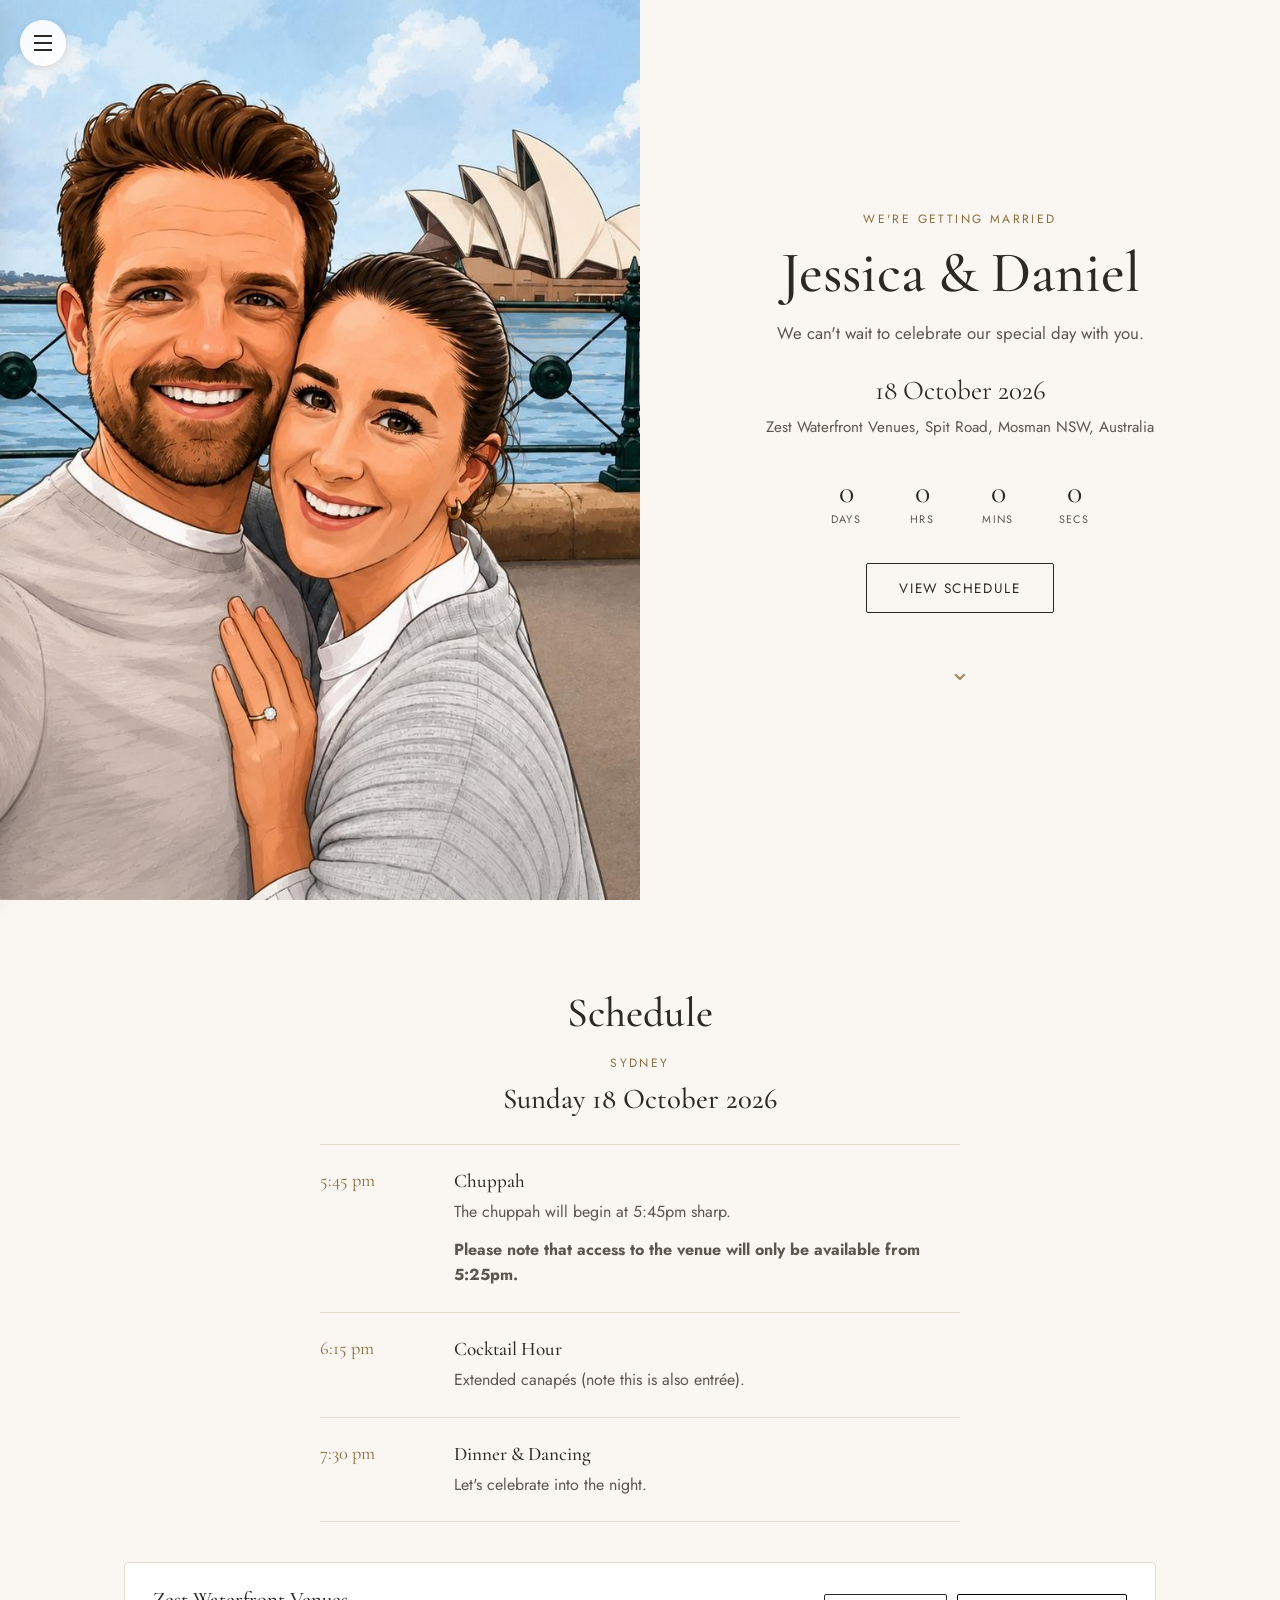
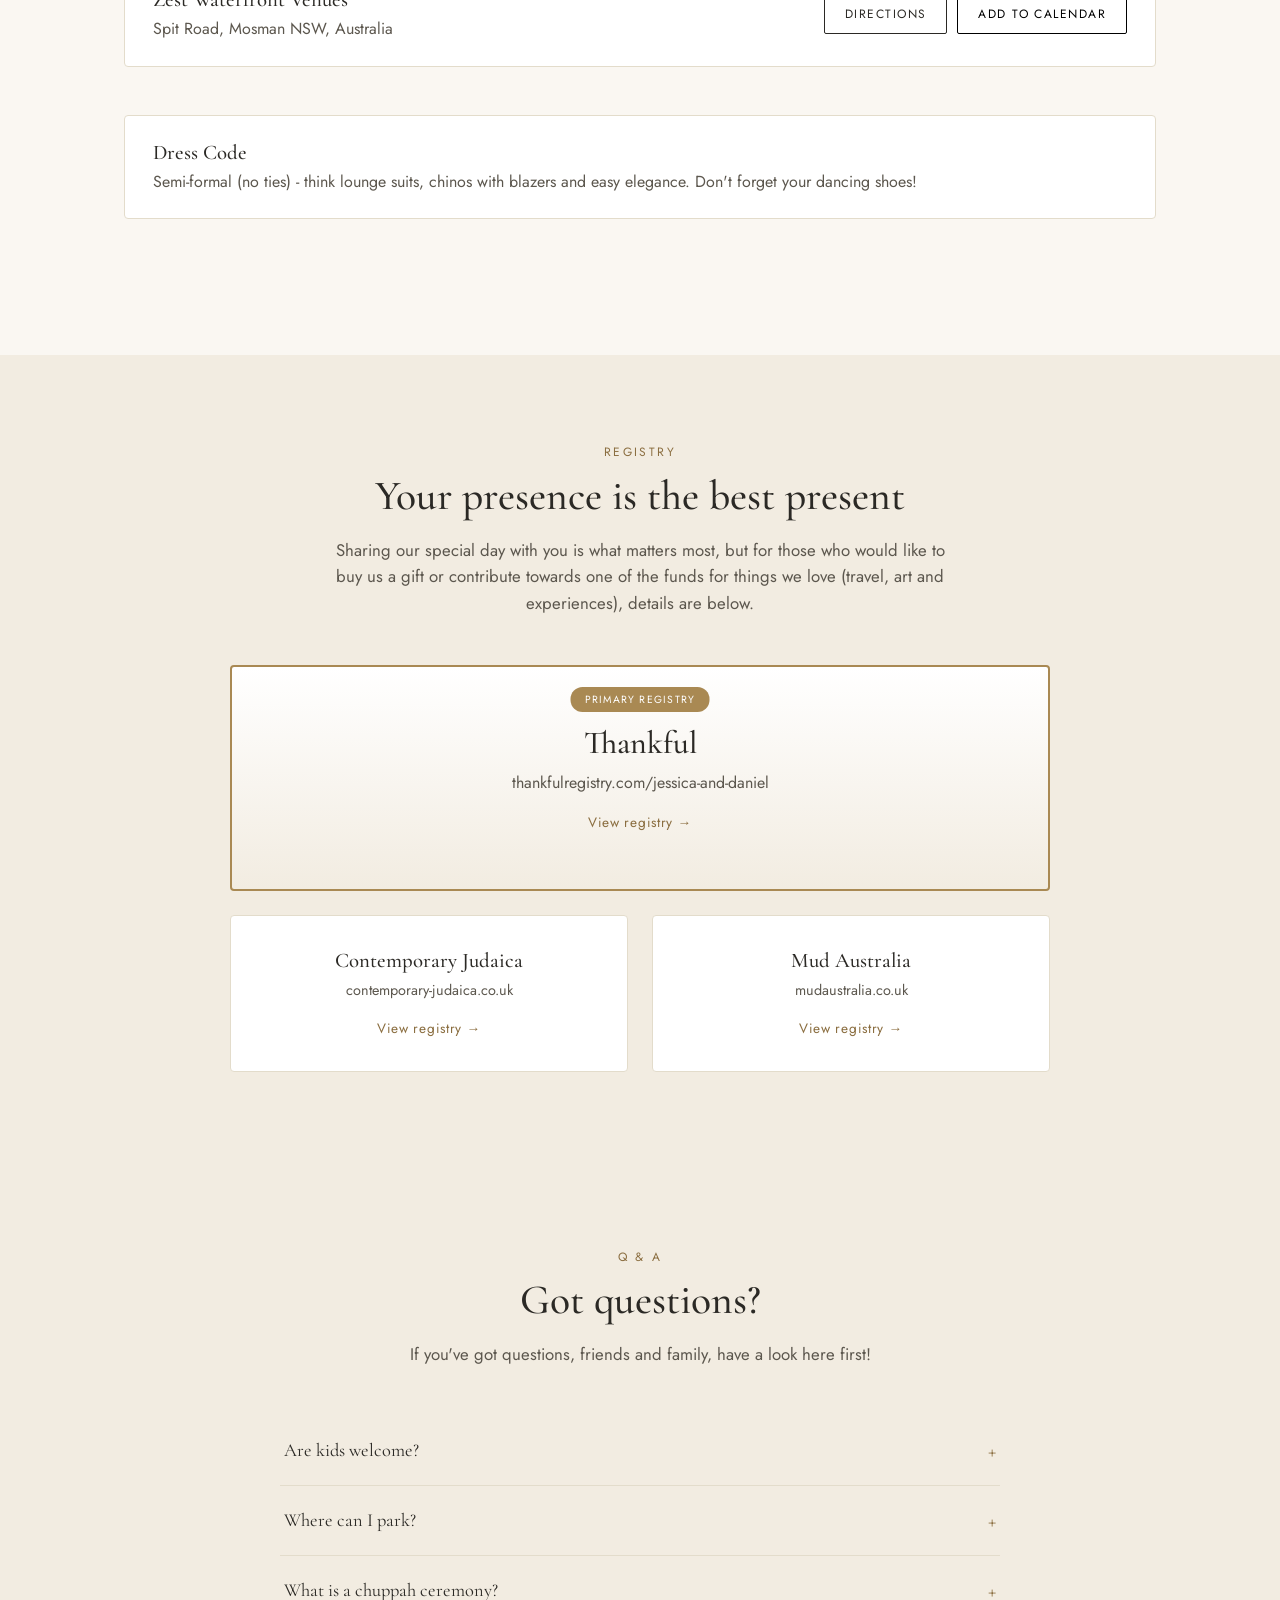
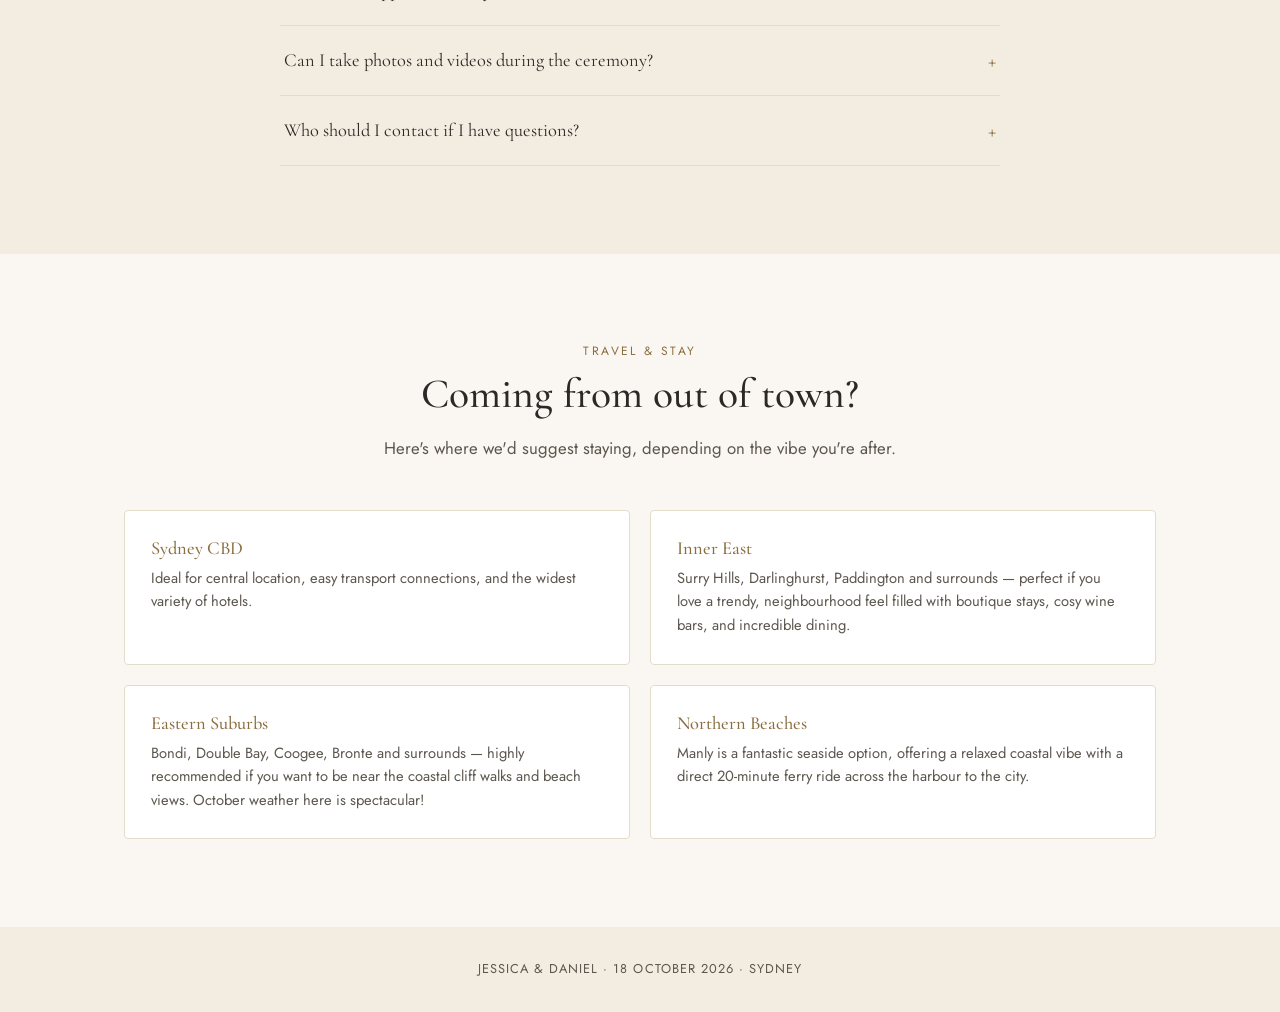
<file: index.html>
<!DOCTYPE html>
<html lang="en">
<head>
<meta charset="UTF-8">
<meta name="viewport" content="width=device-width, initial-scale=1.0">
<title>Jessica & Daniel's Wedding | 18 October 2026</title>
<meta name="description" content="Jessica & Daniel are getting married on Sunday 18 October 2026 at Zest Waterfront Venues, Mosman, Sydney.">
<link rel="preconnect" href="https://fonts.googleapis.com">
<link rel="preconnect" href="https://fonts.gstatic.com" crossorigin>
<link href="https://fonts.googleapis.com/css2?family=Cormorant+Garamond:ital,wght@0,400;0,500;0,600;1,400&family=Jost:wght@300;400;500;600&display=swap" rel="stylesheet">
<link rel="stylesheet" href="css/styles.css">
</head>
<body>

<button class="nav-toggle" id="navToggle" aria-label="Open menu" aria-expanded="false">
  <span></span><span></span><span></span>
</button>

<nav class="site-nav" id="siteNav">
  <ul>
    <li><a href="#home" class="nav-link">Home</a></li>
    <li><a href="#schedule" class="nav-link">Schedule</a></li>
    <li><a href="#registry" class="nav-link">Registry</a></li>
    <li><a href="#faq" class="nav-link">Q&amp;A</a></li>
    <li><a href="#stay" class="nav-link">Travel &amp; Stay</a></li>
  </ul>
</nav>
<div class="nav-overlay" id="navOverlay"></div>

<header id="home" class="hero">
  <div class="hero-photo">
    <img src="images/hero.jpg" alt="Jessica and Daniel" class="hero-img">
  </div>
  <div class="hero-details">
    <p class="eyebrow">We're getting married</p>
    <h1>Jessica &amp; Daniel</h1>
    <p class="hero-sub">We can't wait to celebrate our special day with you.</p>
    <div class="hero-date">
      <span class="date">18 October 2026</span>
    </div>
    <p class="hero-venue">Zest Waterfront Venues, Spit Road, Mosman NSW, Australia</p>

    <div class="countdown" id="countdown" aria-live="polite">
      <div class="countdown-item"><span class="num" id="cd-days">--</span><span class="label">Days</span></div>
      <div class="countdown-item"><span class="num" id="cd-hours">--</span><span class="label">Hrs</span></div>
      <div class="countdown-item"><span class="num" id="cd-mins">--</span><span class="label">Mins</span></div>
      <div class="countdown-item"><span class="num" id="cd-secs">--</span><span class="label">Secs</span></div>
    </div>

    <div class="hero-actions">
      <a href="#schedule" class="btn btn-outline">View Schedule</a>
    </div>

    <a href="#schedule" class="scroll-cue" aria-label="Scroll to schedule">&#8964;</a>
  </div>
</header>

<main>

  <section id="schedule" class="section">
    <div class="container">
      <h2 class="section-title center">Schedule</h2>

      <div class="schedule-day">
        <p class="eyebrow center">Sydney</p>
        <h3 class="schedule-date center">Sunday 18 October 2026</h3>
        <ol class="timeline">
          <li class="timeline-item">
            <div class="timeline-time">5:45&nbsp;pm</div>
            <div class="timeline-body">
              <h4>Chuppah</h4>
              <p>The chuppah will begin at 5:45pm sharp.</p>
              <p style="margin-top:12px;"><strong>Please note that access to the venue will only be available from 5:25pm.</strong></p>
            </div>
          </li>
          <li class="timeline-item">
            <div class="timeline-time">6:15&nbsp;pm</div>
            <div class="timeline-body">
              <h4>Cocktail Hour</h4>
              <p>Extended canap&eacute;s (note this is also entr&eacute;e).</p>
            </div>
          </li>
          <li class="timeline-item">
            <div class="timeline-time">7:30&nbsp;pm</div>
            <div class="timeline-body">
              <h4>Dinner &amp; Dancing</h4>
              <p>Let's celebrate into the night.</p>
            </div>
          </li>
        </ol>

        <div class="venue-card">
          <div>
            <h3>Zest Waterfront Venues</h3>
            <p>Spit Road, Mosman NSW, Australia</p>
          </div>
          <div class="venue-actions">
            <a class="btn btn-small btn-outline" href="https://www.google.com/maps/search/?api=1&query=Zest+Waterfront+Venues%2C+Spit+Road%2C+Mosman+NSW%2C+Australia" target="_blank" rel="noopener">Directions</a>
            <div class="cal-dropdown" id="calDropdown">
              <button class="btn btn-small btn-outline cal-dropdown-toggle" id="calendarToggle" aria-haspopup="true" aria-expanded="false">Add to Calendar</button>
              <div class="cal-dropdown-menu" id="calendarMenu">
                <a href="#" class="cal-option" id="calGoogle" target="_blank" rel="noopener">Google Calendar</a>
                <a href="#" class="cal-option" id="calOutlook" target="_blank" rel="noopener">Outlook</a>
                <a href="#" class="cal-option" id="calYahoo" target="_blank" rel="noopener">Yahoo Calendar</a>
                <a href="#" class="cal-option" id="calApple">Apple / iCal (.ics)</a>
              </div>
            </div>
          </div>
        </div>

        <div class="venue-card">
          <div>
            <h3>Dress Code</h3>
            <p>Semi-formal (no ties) -  think lounge suits, chinos with blazers and easy elegance.  Don't forget your dancing shoes!</p>
          </div>
        </div>
      </div>
    </div>
  </section>

  <section id="registry" class="section section-alt">
    <div class="container">
      <p class="eyebrow center">Registry</p>
      <h2 class="section-title center">Your presence is the best present</h2>
      <p class="section-lede center">Sharing our special day with you is what matters most, but for those who would like to buy us a gift or contribute towards one of the funds for things we love (travel, art and experiences), details are below.</p>

      <div class="registry-grid">
        <a class="registry-card registry-card-featured" href="https://thankfulregistry.com/jessica-and-daniel" target="_blank" rel="noopener">
          <span class="registry-badge">Primary Registry</span>
          <h3>Thankful</h3>
          <p>thankfulregistry.com/jessica-and-daniel</p>
          <span class="registry-link">View registry &rarr;</span>
        </a>
        <div class="registry-secondary">
          <a class="registry-card" href="https://contemporaryjudaica.co.uk/apps/giftregistry/registry/442622" target="_blank" rel="noopener">
            <h3>Contemporary Judaica</h3>
            <p>contemporary-judaica.co.uk</p>
            <span class="registry-link">View registry &rarr;</span>
          </a>
          <a class="registry-card" href="https://registry.mudaustralia.com/uk/giftregistry/?giftregistry_id=41" target="_blank" rel="noopener">
            <h3>Mud Australia</h3>
            <p>mudaustralia.co.uk</p>
            <span class="registry-link">View registry &rarr;</span>
          </a>
        </div>
      </div>
    </div>
  </section>

<section id="faq" class="section section-alt">
    <div class="container">
      <p class="eyebrow center">Q &amp; A</p>
      <h2 class="section-title center">Got questions?</h2>
      <p class="section-lede center">If you've got questions, friends and family, have a look here first!</p>

      <div class="accordion" id="accordion">
        <div class="accordion-item">
          <button class="accordion-trigger" aria-expanded="false">
            <span>Are kids welcome?</span><span class="accordion-icon">+</span>
          </button>
          <div class="accordion-panel">
            <p>We love your little ones, however this is an adults-only evening. We hope it gives you a chance to let your hair down and celebrate with us properly &mdash; we really appreciate your understanding.</p>
          </div>
        </div>
        <div class="accordion-item">
          <button class="accordion-trigger" aria-expanded="false">
            <span>Where can I park?</span><span class="accordion-icon">+</span>
          </button>
          <div class="accordion-panel">
            <p>There are plentiful spaces in the council carparks adjacent to Zest on Spit Road. Parking is free from 6:00 pm, with over 300 spaces available. That said, a taxi or rideshare home is always a good idea after a big night!</p>
          </div>
        </div>
        <div class="accordion-item">
          <button class="accordion-trigger" aria-expanded="false">
            <span>What is a chuppah ceremony?</span><span class="accordion-icon">+</span>
          </button>
          <div class="accordion-panel">
            <p>A chuppah is a traditional Jewish wedding canopy under which the couple is married. It symbolises the home and life the couple will build together. Our ceremony will incorporate this beautiful tradition as part of our celebration.</p>
          </div>
        </div>
        <div class="accordion-item">
          <button class="accordion-trigger" aria-expanded="false">
            <span>Can I take photos and videos during the ceremony?</span><span class="accordion-icon">+</span>
          </button>
          <div class="accordion-panel">
            <p>We're having an unplugged ceremony &mdash; we kindly ask that phones and cameras are put away during the chuppah so we can all be fully present together. Our photographer will capture every moment beautifully. Photos are absolutely welcome at the reception!</p>
          </div>
        </div>
        <div class="accordion-item">
          <button class="accordion-trigger" aria-expanded="false">
            <span>Who should I contact if I have questions?</span><span class="accordion-icon">+</span>
          </button>
          <div class="accordion-panel">
            <p>Please reach out directly to Jess and Daniel via email jessicadaniel181026@gmail.com and we'll be happy to help. We can't wait to celebrate with you!</p>
          </div>
        </div>
      </div>
    </div>
  </section>

  <section id="stay" class="section">
    <div class="container">
      <p class="eyebrow center">Travel &amp; Stay</p>
      <h2 class="section-title center">Coming from out of town?</h2>
      <p class="section-lede center">Here's where we'd suggest staying, depending on the vibe you're after.</p>

      <div class="stay-grid">
        <div class="stay-card">
          <h3>Sydney CBD</h3>
          <p>Ideal for central location, easy transport connections, and the widest variety of hotels.</p>
        </div>
        <div class="stay-card">
          <h3>Inner East</h3>
          <p>Surry Hills, Darlinghurst, Paddington and surrounds &mdash; perfect if you love a trendy, neighbourhood feel filled with boutique stays, cosy wine bars, and incredible dining.</p>
        </div>
        <div class="stay-card">
          <h3>Eastern Suburbs</h3>
          <p>Bondi, Double Bay, Coogee, Bronte and surrounds &mdash; highly recommended if you want to be near the coastal cliff walks and beach views. October weather here is spectacular!</p>
        </div>
        <div class="stay-card">
          <h3>Northern Beaches</h3>
          <p>Manly is a fantastic seaside option, offering a relaxed coastal vibe with a direct 20-minute ferry ride across the harbour to the city.</p>
        </div>
      </div>
    </div>
  </section>

</main>

<footer class="site-footer">
  <p>Jessica &amp; Daniel &middot; 18 October 2026 &middot; Sydney</p>
</footer>

<script src="js/script.js"></script>
</body>
</html>
</file>
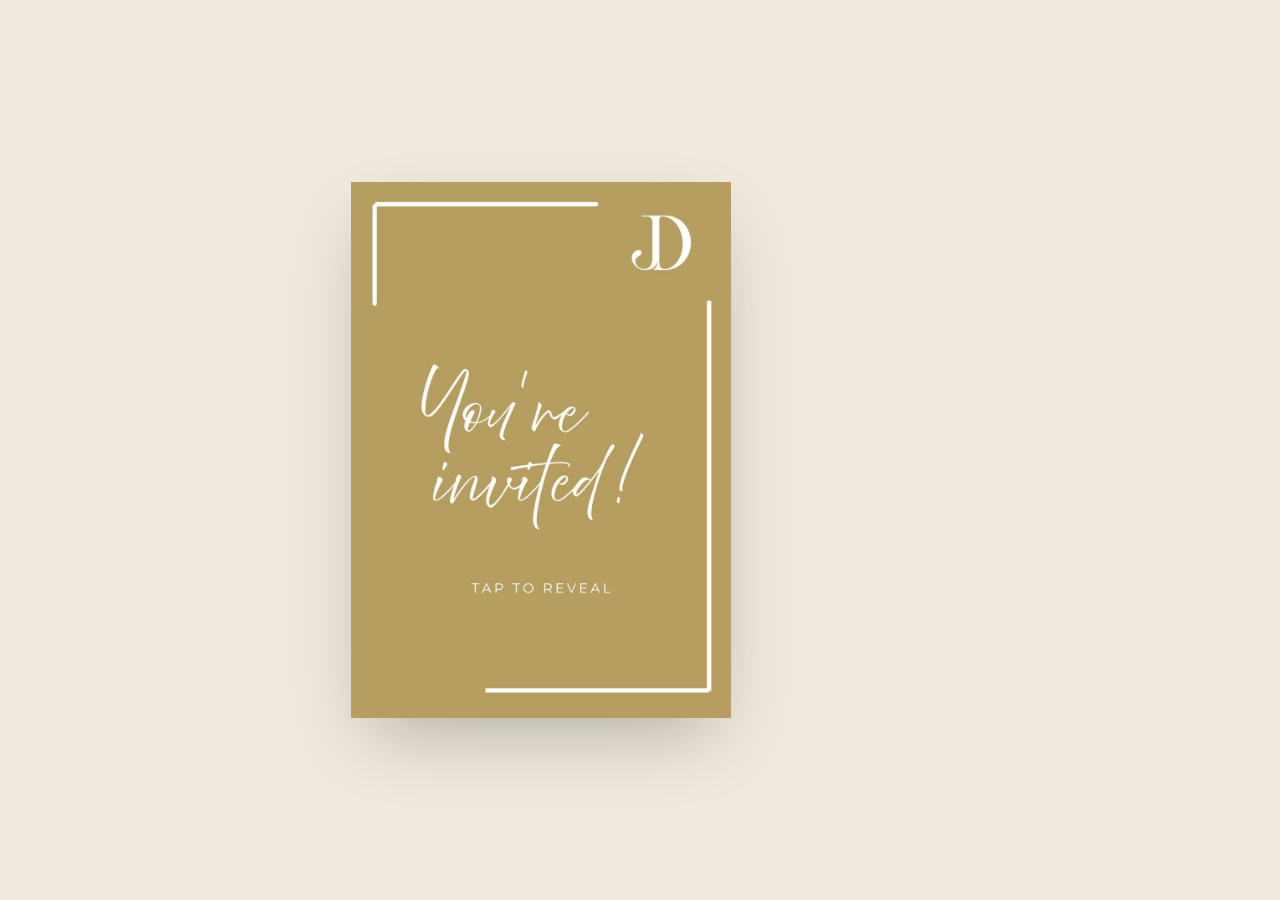
<file: invite.html>
<!DOCTYPE html>
<html lang="en">
<head>
<meta charset="UTF-8">
<meta name="viewport" content="width=device-width, initial-scale=1.0">
<title>You're Invited | Jessica &amp; Daniel &middot; 18 October 2026</title>
<meta name="description" content="Jessica &amp; Daniel invite you to celebrate their wedding on Sunday 18 October 2026 at Zest Waterfront Venues, Mosman, Sydney.">
<link rel="preconnect" href="https://fonts.googleapis.com">
<link rel="preconnect" href="https://fonts.gstatic.com" crossorigin>
<link href="https://fonts.googleapis.com/css2?family=Cormorant+Garamond:ital,wght@0,500;0,600&family=Herr+Von+Muellerhoff&family=Jost:wght@300;400;500;600&display=swap" rel="stylesheet">
<link rel="stylesheet" href="css/invite.css">
</head>
<body>

<div class="invite-stage">
  <div class="invite-layout">

    <div class="invite-frame" id="inviteFrame">
      <div class="flip-trigger" id="flipTrigger" role="button" tabindex="0" aria-label="Reveal your invitation">
        <div class="flip-inner" id="flipInner">

          <!-- Front: gold face, shown first -->
          <div class="flip-face flip-front">
            <img src="images/invite2front.jpeg" alt="You're invited! Tap to reveal." class="invite-image">
          </div>

          <!-- Back: the actual invitation artwork -->
          <div class="flip-face flip-back">
            <img src="images/invite2back.jpeg" alt="Jessica and Daniel's wedding invitation" class="invite-image" id="inviteImage">
          </div>

        </div>
      </div>
    </div>

    <!-- Actions: sit beside the card, fade in once it has turned over -->
    <div class="invite-actions">
      <a href="index.html" class="btn btn-primary">Event Details &amp; Registry</a>
    </div>

  </div>
</div>

<script src="js/invite.js"></script>
</body>
</html>
</file>
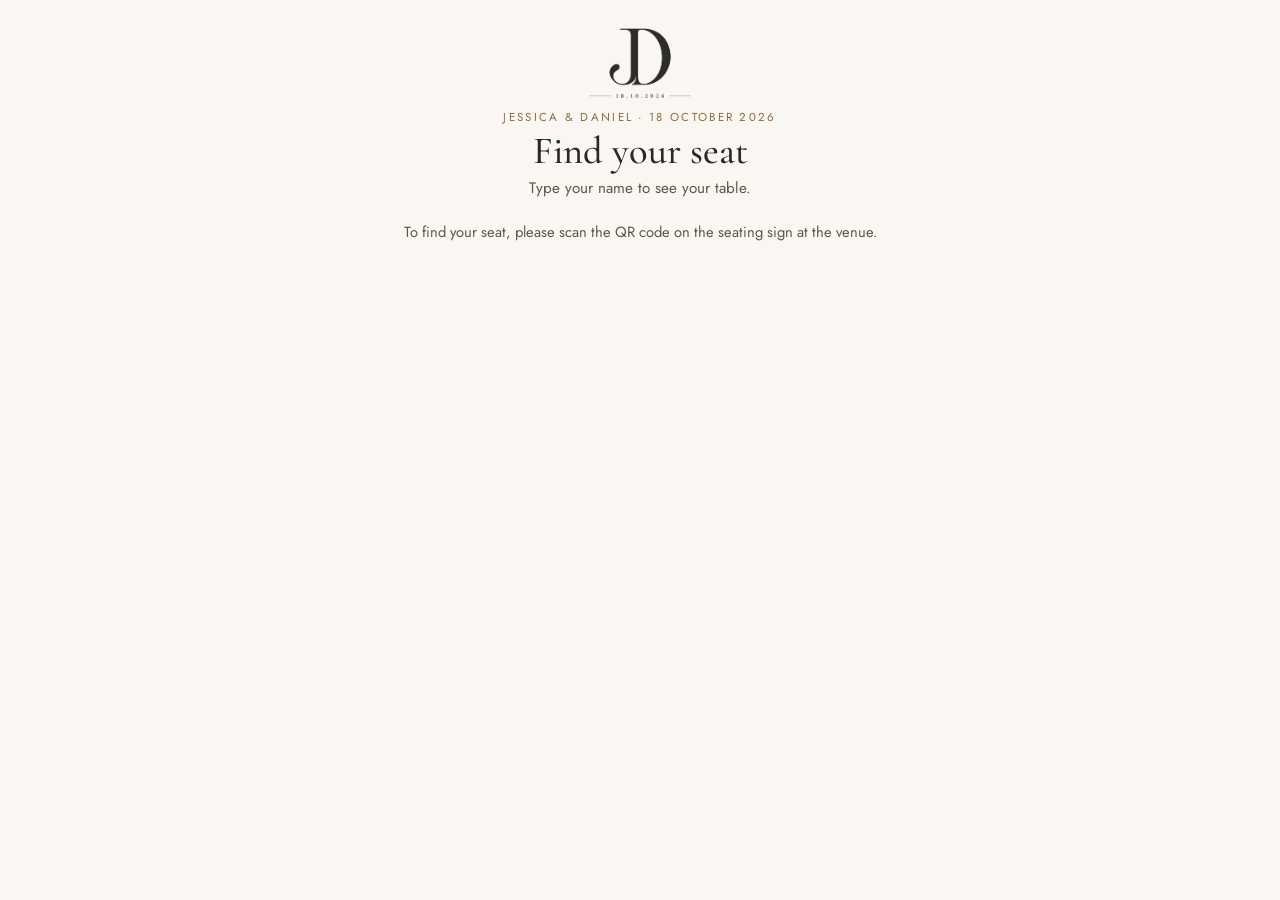
<file: seating.html>
<!DOCTYPE html>
<html lang="en">
<head>
<meta charset="UTF-8">
<meta name="viewport" content="width=device-width, initial-scale=1.0, viewport-fit=cover">
<meta name="robots" content="noindex, nofollow">
<title>Find your seat | Jessica &amp; Daniel</title>
<link rel="preconnect" href="https://fonts.googleapis.com">
<link rel="preconnect" href="https://fonts.gstatic.com" crossorigin>
<link href="https://fonts.googleapis.com/css2?family=Cormorant+Garamond:ital,wght@0,400;0,500;0,600;1,400&family=Jost:wght@300;400;500;600&display=swap" rel="stylesheet">
<style>
:root {
  --gold: #a98953;
  --gold-dark: #8a6d3f;
  --gold-soft: #efe4cf;
  --ink: #2b2925;
  --ink-soft: #5c574e;
  --cream: #faf7f2;
  --cream-2: #f2ece1;
  --line: #e3dccb;
  --white: #ffffff;
  --font-serif: 'Cormorant Garamond', Georgia, serif;
  --font-sans: 'Jost', -apple-system, BlinkMacSystemFont, sans-serif;
  color-scheme: light;
}
* { box-sizing: border-box; }
html, body { margin: 0; }
body {
  font-family: var(--font-sans); color: var(--ink); background: var(--cream);
  -webkit-font-smoothing: antialiased; -webkit-text-size-adjust: 100%;
}
.page {
  max-width: 520px; margin: 0 auto;
  padding: calc(24px + env(safe-area-inset-top, 0px)) 18px calc(40px + env(safe-area-inset-bottom, 0px));
  display: flex; flex-direction: column; gap: 22px;
}
header { text-align: center; display: flex; flex-direction: column; align-items: center; gap: 6px; }
header img { width: 112px; height: auto; filter: brightness(0); opacity: .82; }
.eyebrow { letter-spacing: .2em; text-transform: uppercase; font-size: .72rem; color: var(--gold-dark); margin: 0; }
h1 { font-family: var(--font-serif); font-weight: 500; font-size: 2.4rem; line-height: 1.05; margin: 0; }
.sub { color: var(--ink-soft); font-size: .95rem; margin: 0; }
.draft { background: var(--gold-soft); color: var(--gold-dark); font-size: .8rem; text-align: center; padding: 8px 12px; border-radius: 6px; }

.search { display: flex; flex-direction: column; gap: 8px; }
.search label { font-size: .9rem; color: var(--ink-soft); }
.field { position: relative; }
.field input {
  width: 100%; font: 400 1.15rem var(--font-sans); color: var(--ink);
  padding: 15px 44px 15px 16px; border: 1px solid var(--line); border-radius: 10px; background: var(--white);
  -webkit-appearance: none; appearance: none;
}
.field input:focus { outline: none; border-color: var(--gold); box-shadow: 0 0 0 3px var(--gold-soft); }
.field .clear { position: absolute; right: 6px; top: 50%; transform: translateY(-50%); width: 36px; height: 36px; border: 0; background: none; color: var(--ink-soft); font-size: 1.4rem; line-height: 1; cursor: pointer; border-radius: 50%; }
.field .clear:focus-visible { outline: 2px solid var(--gold); }

.results { list-style: none; margin: 0; padding: 0; display: flex; flex-direction: column; border: 1px solid var(--line); border-radius: 10px; background: var(--white); overflow: hidden; }
.results li + li { border-top: 1px solid var(--line); }
.results button { width: 100%; display: flex; align-items: center; justify-content: space-between; gap: 12px; padding: 14px 16px; background: none; border: 0; font: inherit; color: var(--ink); text-align: left; cursor: pointer; min-height: 52px; }
.results button:active { background: var(--cream-2); }
.results button:focus-visible { outline: 2px solid var(--gold); outline-offset: -2px; }
.results .nm { font-size: 1.05rem; }
.results .nm b { font-weight: 600; }
.results .tb { color: var(--gold-dark); font-size: .9rem; white-space: nowrap; }
.note { color: var(--ink-soft); font-size: .92rem; text-align: center; line-height: 1.5; margin: 0; }

.card { background: var(--white); border: 1px solid var(--line); border-radius: 14px; padding: 22px 18px; display: flex; flex-direction: column; gap: 18px; }
.who { text-align: center; display: flex; flex-direction: column; gap: 4px; }
.who h2 { font-family: var(--font-serif); font-weight: 500; font-size: 2rem; line-height: 1.1; margin: 0; }
.big { display: grid; grid-template-columns: 1fr; border: 1px solid var(--line); border-radius: 10px; overflow: hidden; }
.big > div { display: flex; flex-direction: column; align-items: center; padding: 12px 8px 10px; }
.big > div + div { border-left: 1px solid var(--line); }
.big .lbl { letter-spacing: .18em; text-transform: uppercase; font-size: .68rem; color: var(--ink-soft); }
.big .num { font-variant-numeric: lining-nums; font-feature-settings: "lnum" 1; font-family: var(--font-serif); font-size: 3.2rem; line-height: 1; color: var(--gold-dark); }
.big .num.word { font-size: 1.9rem; line-height: 1.55; }
.next { text-align: center; color: var(--ink-soft); font-size: .95rem; line-height: 1.5; margin: 0; }
.next b { color: var(--ink); font-weight: 500; }

.section-h { letter-spacing: .18em; text-transform: uppercase; font-size: .7rem; color: var(--ink-soft); margin: 0 0 8px; }
.map svg { width: 100%; height: auto; display: block; }

.tlayout { display: flex; flex-direction: column; gap: 5px; }
.tend { display: grid; gap: 5px; }
.tmid { display: grid; grid-template-columns: minmax(0,1fr) 44px minmax(0,1fr); gap: 5px; }
.tside { display: flex; flex-direction: column; justify-content: space-between; min-width: 0; }
.tside.one { justify-content: center; }
.seat { min-width: 0; height: 40px; border-radius: 7px; border: 1px solid var(--line); background: var(--cream); display: flex; align-items: center; padding: 0 10px; }
.seat .t { min-width: 0; display: flex; flex-direction: column; line-height: 1.12; }
.seat .t span { white-space: nowrap; overflow: hidden; text-overflow: ellipsis; }
.seat .f { font-size: .85rem; font-weight: 500; }
.seat .l { font-size: .72rem; color: var(--ink-soft); }
.seat.me { background: var(--gold); border-color: var(--gold-dark); color: var(--white); }
.seat.me .l { color: var(--white); opacity: .9; }
.seat.empty { background: transparent; border-style: dashed; }
.tbody { background: var(--cream-2); border: 1px solid var(--line); border-radius: 4px; display: flex; align-items: center; justify-content: center; }
.tbody span { font-family: var(--font-serif); font-size: 1.5rem; color: var(--ink-soft); writing-mode: vertical-rl; transform: rotate(180deg); letter-spacing: .05em; }
.legend-head { display: flex; justify-content: space-between; font-size: .68rem; letter-spacing: .14em; text-transform: uppercase; color: var(--ink-soft); margin-top: 6px; }

.again { align-self: center; font: 500 .85rem var(--font-sans); letter-spacing: .14em; text-transform: uppercase; padding: 14px 26px; border-radius: 2px; border: 1px solid var(--gold); background: none; color: var(--gold-dark); cursor: pointer; }
.again:focus-visible { outline: 2px solid var(--gold); outline-offset: 2px; }
footer { text-align: center; color: var(--ink-soft); font-size: .78rem; }
[hidden] { display: none !important; }
@media (prefers-reduced-motion: no-preference) {
  .card { animation: rise .35s ease-out both; }
  @keyframes rise { from { opacity: .4; transform: translateY(8px); } to { opacity: 1; transform: none; } }
}
</style>
</head>
<body>
<main class="page">
  <header>
    <img src="images/wedding-monogram.png" alt="Jessica and Daniel monogram">
    <p class="eyebrow">Jessica &amp; Daniel · 18 October 2026</p>
    <h1>Find your seat</h1>
    <p class="sub">Type your name to see your table.</p>
  </header>

  <div class="draft" id="draft" hidden>Preview only. The seating plan isn't final yet.</div>

  <p class="note" id="locked" hidden>To find your seat, please scan the QR code on the seating sign at the venue.</p>

  <section class="search" id="searchBox" hidden>
    <label for="q">Your first name or surname</label>
    <div class="field">
      <input id="q" type="search" inputmode="search" autocomplete="off" autocorrect="off" autocapitalize="words" spellcheck="false" placeholder="e.g. Daniel Porus" enterkeyhint="search">
      <button class="clear" id="clear" type="button" aria-label="Clear" hidden>&times;</button>
    </div>
    <p class="note" id="note" hidden></p>
    <ul class="results" id="results" hidden></ul>
  </section>

  <section class="card" id="card" hidden aria-live="polite"></section>

</main>

<script>
// The guest list ships encrypted. Its key travels only in the QR code's #fragment,
// which browsers never send to the web server, so the published files hold no readable names.
async function loadSeating() {
  var k = (location.hash || "").replace(/^#/, "");
  if (!k || !window.crypto || !crypto.subtle) return null;
  try {
    // Always revalidate so guests see the latest plan, not a cached copy.
    var src = await (await fetch("js/seating-data.js", { cache: "no-cache" })).text();
    var enc = JSON.parse(src.slice(src.indexOf("{"), src.lastIndexOf("}") + 1));
    var b64 = function (s) { s = s.replace(/-/g, "+").replace(/_/g, "/"); while (s.length % 4) s += "="; return Uint8Array.from(atob(s), function (c) { return c.charCodeAt(0); }); };
    var key = await crypto.subtle.importKey("raw", b64(k), "AES-GCM", false, ["decrypt"]);
    var plain = await crypto.subtle.decrypt({ name: "AES-GCM", iv: b64(enc.iv) }, key, b64(enc.ct));
    return JSON.parse(new TextDecoder().decode(plain));
  } catch (e) { return null; }
}

(async function () {
  var D = await loadSeating();
  if (!D) { document.getElementById("locked").hidden = false; return; }
  document.getElementById("searchBox").hidden = false;
  var GUESTS = D.guests.map(function (g, i) { return { i: i, f: g[0], l: g[1], t: g[2], s: g[3] }; });
  var $ = function (id) { return document.getElementById(id); };
  var q = $("q"), results = $("results"), note = $("note"), card = $("card"), clearBtn = $("clear");
  if (D.draft) $("draft").hidden = false;

  function norm(s) { return String(s).normalize("NFD").replace(/[̀-ͯ]/g, "").toLowerCase().replace(/[^a-z\s-]/g, "").trim(); }
  function esc(s) { return String(s).replace(/[&<>"]/g, function (c) { return { "&": "&amp;", "<": "&lt;", ">": "&gt;", '"': "&quot;" }[c]; }); }
  GUESTS.forEach(function (g) { g.tokens = norm(g.f + " " + g.l).split(/[\s-]+/).filter(Boolean); g.full = norm(g.f + " " + g.l); });
  // The family table is stored as table 0 but is called Table 11.
  function tLabel(t) { return t === 0 ? 11 : t; }
  function tableName(t) { return "Table " + tLabel(t); }

  function lev(a, b) {
    var m = a.length, n = b.length, d = [], i, j;
    for (i = 0; i <= m; i++) { d[i] = [i]; }
    for (j = 1; j <= n; j++) d[0][j] = j;
    for (i = 1; i <= m; i++) for (j = 1; j <= n; j++)
      d[i][j] = Math.min(d[i - 1][j] + 1, d[i][j - 1] + 1, d[i - 1][j - 1] + (a[i - 1] === b[j - 1] ? 0 : 1));
    return d[m][n];
  }

  function search(text) {
    var qt = norm(text).split(/[\s-]+/).filter(Boolean);
    if (!qt.length) return { list: [], fuzzy: false };
    var exact = GUESTS.filter(function (g) {
      return qt.every(function (t) { return g.tokens.some(function (n) { return n.indexOf(t) === 0; }); });
    });
    if (exact.length) {
      exact.sort(function (a, b) {
        var af = a.tokens[0].indexOf(qt[0]) === 0 ? 0 : 1, bf = b.tokens[0].indexOf(qt[0]) === 0 ? 0 : 1;
        return af - bf || a.f.localeCompare(b.f) || a.l.localeCompare(b.l);
      });
      return { list: exact, fuzzy: false };
    }
    // Allow small typos: each typed word within 1–2 letters of the start of a name word.
    var fuzzy = GUESTS.map(function (g) {
      var total = 0;
      for (var k = 0; k < qt.length; k++) {
        var t = qt[k], best = 99;
        g.tokens.forEach(function (n) { best = Math.min(best, lev(t, n), lev(t, n.slice(0, t.length))); });
        var allow = t.length <= 3 ? 0 : t.length <= 6 ? 1 : 2;
        if (best > allow) return null;
        total += best;
      }
      return { g: g, score: total };
    }).filter(Boolean).sort(function (a, b) { return a.score - b.score; }).map(function (x) { return x.g; });
    return { list: fuzzy, fuzzy: true };
  }

  function renderResults() {
    var text = q.value;
    clearBtn.hidden = !text;
    if (norm(text).length < 2) { results.hidden = true; note.hidden = true; return; }
    var r = search(text), list = r.list.slice(0, 8);
    if (!list.length) {
      results.hidden = true; note.hidden = false;
      note.textContent = "We couldn't find that name. Try just your first name or surname.";
      return;
    }
    note.hidden = !r.fuzzy;
    if (r.fuzzy) note.textContent = "No exact match. Did you mean one of these?";
    results.innerHTML = list.map(function (g) {
      return '<li><button type="button" data-i="' + g.i + '"><span class="nm"><b>' + esc(g.f) + "</b> " + esc(g.l) +
        '</span><span class="tb">' + tableName(g.t) + "</span></button></li>";
    }).join("");
    results.hidden = false;
  }

  function shapeOf(t) { var tb = D.tables[t]; return tb && tb.shape; }

  // Seats are numbered clockwise: across the head, down the right, across the foot
  // (right to left), up the left. Returns each side in on-screen order.
  function sides(sh) {
    var s = 1, take = function (n) { var a = []; for (var i = 0; i < n; i++) a.push(s++); return a; };
    var head = take(sh.head), right = take(sh.right), foot = take(sh.foot).reverse(), left = take(sh.left).reverse();
    return { head: head, right: right, foot: foot, left: left, rows: Math.max(sh.right, sh.left, 1), cap: s - 1 };
  }

  function roomSVG(t) {
    var W = 320, cw = 56, gap = 10, th = 50, x0 = 0, out = [];
    function box(tt, x, y, w, h) {
      var on = tt === t;
      out.push('<rect x="' + x + '" y="' + y + '" width="' + w + '" height="' + h + '" rx="3" fill="' + (on ? "var(--gold)" : "var(--cream-2)") + '" stroke="' + (on ? "var(--gold-dark)" : "var(--line)") + '"/>');
      out.push('<text x="' + (x + w / 2) + '" y="' + (y + h / 2 + 5) + '" text-anchor="middle" font-family="Jost, sans-serif" font-size="' + (on ? 15 : 13) + '" font-weight="' + (on ? 600 : 400) + '" fill="' + (on ? "#fff" : "var(--ink-soft)") + '">' + tLabel(tt) + "</text>");
    }
    [1, 2, 3, 4, 5].forEach(function (tt, i) { box(tt, x0 + i * (cw + gap), 0, cw, th); });
    var my = th + gap;
    box(0, x0, my, cw, 40);
    out.push('<rect x="' + (cw + gap) + '" y="' + my + '" width="' + (W - cw - gap) + '" height="40" rx="3" fill="#eadfc9"/>');
    out.push('<text x="' + (cw + gap + (W - cw - gap) / 2) + '" y="' + (my + 25) + '" text-anchor="middle" font-family="Cormorant Garamond, serif" font-style="italic" font-size="17" fill="var(--ink-soft)">Dance floor</text>');
    var by = my + 40 + gap;
    [10, 9, 8, 7, 6].forEach(function (tt, i) { box(tt, x0 + i * (cw + gap), by, cw, th); });
    return '<svg viewBox="-2 -2 ' + (W + 4) + " " + (by + th + 4) + '" role="img" aria-label="Room plan with ' + tableName(t) + ' highlighted">' + out.join("") + "</svg>";
  }

  function showGuest(g) {
    var sh = shapeOf(g.t);
    var mates = {}; GUESTS.forEach(function (x) { if (x.t === g.t) mates[x.s] = x; });
    var html = '<div class="who"><p class="eyebrow">Welcome</p><h2>' + esc(g.f + " " + g.l) + "</h2></div>";
    html += '<div class="big"><div><span class="lbl">You\u2019re at table</span><span class="num">' + tLabel(g.t) + "</span></div></div>";
    if (sh) {
      var S = sides(sh);
      html += '<div class="map"><p class="section-h">Table location</p>' + roomSVG(g.t) + "</div>";
      var seat = function (n) {
        var m = mates[n];
        if (!m) return '<div class="seat empty"></div>';
        return '<div class="seat' + (m === g ? " me" : "") + '"' + (m === g ? ' aria-current="true"' : "") +
          '><span class="t"><span class="f">' + esc(m.f) + '</span><span class="l">' + esc(m.l) + "</span></span></div>";
      };
      var row = function (list) { return list.length ? '<div class="tend" style="grid-template-columns:repeat(' + list.length + ',minmax(0,1fr))">' + list.map(seat).join("") + "</div>" : ""; };
      var col = function (list) { return '<div class="tside' + (list.length === 1 ? " one" : "") + '">' + list.map(seat).join("") + "</div>"; };
      var midH = S.rows * 40 + (S.rows - 1) * 5;
      html += '<div><p class="section-h">Seat location</p><div class="tlayout">' + row(S.head) +
        '<div class="tmid" style="height:' + midH + 'px">' + col(S.left) + '<div class="tbody"><span>' + tableName(g.t) + "</span></div>" + col(S.right) + "</div>" +
        row(S.foot) + "</div></div>";
    }
    html += '<button class="again" type="button" id="again">Find another guest</button>';
    card.innerHTML = html; card.hidden = false;
    $("searchBox").hidden = true;
    window.scrollTo(0, 0);
    $("again").addEventListener("click", reset);
  }

  function reset() {
    card.hidden = true; $("searchBox").hidden = false;
    q.value = ""; renderResults(); q.focus();
  }

  q.addEventListener("input", renderResults);
  q.addEventListener("keydown", function (e) {
    if (e.key === "Enter") { var first = results.querySelector("button"); if (first && !results.hidden) first.click(); }
  });
  clearBtn.addEventListener("click", function () { q.value = ""; renderResults(); q.focus(); });
  results.addEventListener("click", function (e) {
    var b = e.target.closest("button[data-i]"); if (b) { q.blur(); showGuest(GUESTS[+b.dataset.i]); }
  });
})();
</script>
</body>
</html>
</file>
<file: css/styles.css>
/* ===== Design tokens ===== */
:root {
  --gold: #a98953;
  --gold-dark: #8a6d3f;
  --ink: #2b2925;
  --ink-soft: #5c574e;
  --cream: #faf7f2;
  --cream-2: #f2ece1;
  --line: #e3dccb;
  --font-serif: 'Cormorant Garamond', Georgia, serif;
  --font-sans: 'Jost', -apple-system, sans-serif;
  --max-w: 1080px;
}

* { box-sizing: border-box; }
html { scroll-behavior: smooth; }
body {
  margin: 0;
  font-family: var(--font-sans);
  color: var(--ink);
  background: var(--cream);
  -webkit-font-smoothing: antialiased;
}
img { max-width: 100%; display: block; }
a { color: inherit; text-decoration: none; }
h1, h2, h3, h4 { font-family: var(--font-serif); font-weight: 500; margin: 0; }
p { margin: 0; line-height: 1.6; }

.container {
  max-width: var(--max-w);
  margin: 0 auto;
  padding: 0 24px;
}

.eyebrow {
  font-family: var(--font-sans);
  letter-spacing: 0.2em;
  text-transform: uppercase;
  font-size: 0.75rem;
  color: var(--gold-dark);
  margin-bottom: 8px;
}
.eyebrow.center { text-align: center; }
.center { text-align: center; }

.section { padding: 88px 0; }
.section-alt { background: var(--cream-2); }
.section-title { font-size: clamp(1.8rem, 4vw, 2.6rem); margin-bottom: 16px; }
.section-lede {
  max-width: 620px;
  margin: 0 auto 48px;
  color: var(--ink-soft);
  font-size: 1.05rem;
}

.btn {
  display: inline-block;
  padding: 14px 32px;
  border-radius: 2px;
  font-family: var(--font-sans);
  font-size: 0.85rem;
  letter-spacing: 0.12em;
  text-transform: uppercase;
  border: 1px solid transparent;
  cursor: pointer;
  transition: all 0.25s ease;
}
.btn-primary { background: var(--gold); color: #fff; border-color: var(--gold); }
.btn-primary:hover { background: var(--gold-dark); border-color: var(--gold-dark); }
.btn-outline { background: transparent; border-color: currentColor; }
.btn-large { padding: 16px 44px; }
.btn-small { padding: 10px 20px; font-size: 0.75rem; }

/* ===== Nav ===== */
.nav-toggle {
  position: fixed;
  top: 20px;
  left: 20px;
  z-index: 60;
  width: 46px;
  height: 46px;
  border-radius: 50%;
  border: none;
  background: rgba(255,255,255,0.9);
  box-shadow: 0 2px 10px rgba(0,0,0,0.12);
  display: flex;
  flex-direction: column;
  align-items: center;
  justify-content: center;
  gap: 5px;
  cursor: pointer;
}
.nav-toggle span {
  width: 18px;
  height: 2px;
  background: var(--ink);
  transition: transform 0.25s ease, opacity 0.25s ease;
}
.nav-toggle.open span:nth-child(1) { transform: translateY(7px) rotate(45deg); }
.nav-toggle.open span:nth-child(2) { opacity: 0; }
.nav-toggle.open span:nth-child(3) { transform: translateY(-7px) rotate(-45deg); }

.site-nav {
  position: fixed;
  top: 0; left: 0;
  height: 100vh;
  width: 280px;
  background: var(--cream);
  z-index: 55;
  transform: translateX(-100%);
  transition: transform 0.3s ease;
  box-shadow: 4px 0 24px rgba(0,0,0,0.08);
  padding: 100px 32px;
}
.site-nav.open { transform: translateX(0); }
.site-nav ul { list-style: none; margin: 0; padding: 0; display: flex; flex-direction: column; gap: 28px; }
.site-nav a {
  font-family: var(--font-serif);
  font-size: 1.4rem;
  color: var(--ink);
}
.site-nav a:hover { color: var(--gold-dark); }

.nav-overlay {
  position: fixed;
  inset: 0;
  background: rgba(0,0,0,0.35);
  z-index: 50;
  opacity: 0;
  pointer-events: none;
  transition: opacity 0.3s ease;
}
.nav-overlay.open { opacity: 1; pointer-events: auto; }

/* ===== Hero =====
   Split layout: photo panel + details panel side by side (stacked on mobile).
   Text never overlaps the photo, so faces are always fully visible. */
.hero {
  display: flex;
  min-height: 100vh;
}
.hero-photo {
  flex: 1 1 50%;
  position: relative;
  overflow: hidden;
  min-height: 46vh;
}
.hero-img { width: 100%; height: 100%; object-fit: cover; object-position: center 15%; }

.hero-details {
  flex: 1 1 50%;
  display: flex;
  flex-direction: column;
  align-items: center;
  justify-content: center;
  text-align: center;
  background: var(--cream);
  padding: 56px 48px;
}
.hero-details .eyebrow { color: var(--gold-dark); }
.hero-details h1 { font-size: clamp(2.4rem, 5vw, 3.6rem); margin-bottom: 12px; color: var(--ink); }
.hero-sub { font-size: 1.05rem; color: var(--ink-soft); margin-bottom: 28px; }
.hero-date { display: flex; flex-direction: column; gap: 2px; margin-bottom: 8px; }
.hero-date .day { font-family: var(--font-sans); letter-spacing: 0.15em; text-transform: uppercase; font-size: 0.8rem; color: var(--ink-soft); }
.hero-date .date { font-family: var(--font-serif); font-size: 1.7rem; color: var(--ink); }
.hero-venue { color: var(--ink-soft); margin-bottom: 32px; font-size: 0.95rem; }

.countdown { display: flex; justify-content: center; gap: 20px; margin-bottom: 36px; }
.countdown-item { display: flex; flex-direction: column; align-items: center; min-width: 56px; }
.countdown-item .num { font-family: var(--font-serif); font-size: 2rem; color: var(--ink); }
.countdown-item .label { font-size: 0.68rem; letter-spacing: 0.12em; text-transform: uppercase; color: var(--ink-soft); }

.hero-actions { display: flex; gap: 16px; justify-content: center; flex-wrap: wrap; margin-bottom: 8px; }

.scroll-cue {
  margin-top: 32px;
  color: var(--gold-dark);
  font-size: 1.6rem;
  opacity: 0.8;
  animation: bob 2s infinite ease-in-out;
}
@keyframes bob { 0%,100% { transform: translateY(0); } 50% { transform: translateY(6px); } }

@media (max-width: 900px) {
  .hero { flex-direction: column; min-height: auto; }
  .hero-photo { min-height: 52vh; flex: none; }
  .hero-details { padding: 48px 24px 40px; flex: none; }
}

/* ===== Venue card + timeline ===== */
.venue-card {
  display: flex;
  align-items: center;
  justify-content: space-between;
  flex-wrap: wrap;
  gap: 16px;
  background: #fff;
  border: 1px solid var(--line);
  padding: 24px 28px;
  margin-bottom: 48px;
  border-radius: 4px;
}
.venue-card h3 { font-size: 1.3rem; margin-bottom: 4px; }
.venue-card p { color: var(--ink-soft); }
.venue-actions { display: flex; gap: 10px; flex-wrap: wrap; }

.cal-dropdown { position: relative; display: inline-block; }
.cal-dropdown-menu {
  position: absolute;
  top: calc(100% + 8px);
  left: 0;
  min-width: 200px;
  background: #fff;
  border: 1px solid var(--line);
  border-radius: 4px;
  box-shadow: 0 10px 28px rgba(0,0,0,0.12);
  padding: 6px;
  display: none;
  z-index: 20;
}
.cal-dropdown-menu.open { display: block; }
.cal-option {
  display: block;
  padding: 10px 14px;
  border-radius: 3px;
  font-size: 0.85rem;
  color: var(--ink);
}
.cal-option:hover { background: var(--cream-2); }

.schedule-day { scroll-margin-top: 24px; }
.schedule-day + .schedule-day { margin-top: 72px; }
.schedule-date { font-size: clamp(1.4rem, 3vw, 1.8rem); margin-bottom: 28px; }
.schedule-day .timeline { margin-bottom: 40px; }
.timeline-body .timeline-note { margin-top: 10px; }
.timeline { list-style: none; margin: 0 auto 80px; padding: 0; max-width: 640px; }
.timeline-item {
  display: flex;
  gap: 24px;
  padding: 24px 0;
  border-top: 1px solid var(--line);
}
.timeline-item:last-child { border-bottom: 1px solid var(--line); }
.timeline-time {
  flex: 0 0 110px;
  font-family: var(--font-serif);
  font-size: 1.15rem;
  color: var(--gold-dark);
}
.timeline-body h4 { font-size: 1.2rem; margin-bottom: 6px; }
.timeline-body p { color: var(--ink-soft); }

/* ===== Registry ===== */
.registry-grid {
  display: flex;
  flex-direction: column;
  gap: 24px;
  max-width: 820px;
  margin: 0 auto;
}
.registry-card {
  display: block;
  background: #fff;
  border: 1px solid var(--line);
  padding: 32px 24px;
  text-align: center;
  border-radius: 4px;
  transition: box-shadow 0.2s ease, transform 0.2s ease;
}
.registry-card:hover { box-shadow: 0 8px 24px rgba(0,0,0,0.08); transform: translateY(-2px); }
.registry-card h3 { font-size: 1.3rem; margin-bottom: 6px; }
.registry-card p { color: var(--ink-soft); font-size: 0.9rem; margin-bottom: 14px; }
.registry-link { color: var(--gold-dark); font-size: 0.85rem; letter-spacing: 0.05em; }

.registry-card-featured {
  position: relative;
  padding: 56px 40px;
  border: 2px solid var(--gold);
  background: linear-gradient(180deg, #fff 0%, var(--cream-2) 100%);
}
.registry-card-featured h3 { font-size: 2rem; margin-bottom: 8px; }
.registry-card-featured p { font-size: 1rem; }
.registry-badge {
  position: absolute;
  top: 20px;
  left: 50%;
  transform: translateX(-50%);
  background: var(--gold);
  color: #fff;
  font-size: 0.65rem;
  letter-spacing: 0.12em;
  text-transform: uppercase;
  padding: 5px 14px;
  border-radius: 12px;
}

.registry-secondary {
  display: grid;
  grid-template-columns: repeat(2, 1fr);
  gap: 24px;
}

@media (max-width: 640px) {
  .registry-secondary { grid-template-columns: 1fr; }
  .registry-card-featured { padding: 48px 24px; }
}

/* ===== RSVP ===== */
.rsvp-section { background: var(--ink); color: #fff; }
.rsvp-section .eyebrow { color: #d9c79a; }
.rsvp-section .section-lede { color: rgba(255,255,255,0.75); }
.rsvp-box { text-align: center; }

/* ===== Accordion ===== */
.accordion { max-width: 720px; margin: 0 auto; }
.accordion-item { border-bottom: 1px solid var(--line); }
.accordion-trigger {
  width: 100%;
  display: flex;
  justify-content: space-between;
  align-items: center;
  background: none;
  border: none;
  padding: 22px 4px;
  font-family: var(--font-serif);
  font-size: 1.15rem;
  text-align: left;
  cursor: pointer;
  color: var(--ink);
}
.accordion-icon { font-size: 1.3rem; color: var(--gold-dark); transition: transform 0.25s ease; }
.accordion-trigger[aria-expanded="true"] .accordion-icon { transform: rotate(45deg); }
.accordion-panel {
  max-height: 0;
  overflow: hidden;
  transition: max-height 0.3s ease;
}
.accordion-panel p { padding: 0 4px 22px; color: var(--ink-soft); }

/* ===== Stay ===== */
.stay-grid {
  display: grid;
  grid-template-columns: repeat(2, 1fr);
  gap: 20px;
}
.stay-card {
  background: #fff;
  border: 1px solid var(--line);
  padding: 26px;
  border-radius: 4px;
}
.stay-card h3 { font-size: 1.15rem; margin-bottom: 8px; color: var(--gold-dark); }
.stay-card p { color: var(--ink-soft); font-size: 0.92rem; }

/* ===== Footer ===== */
.site-footer {
  text-align: center;
  padding: 32px 24px;
  font-size: 0.8rem;
  letter-spacing: 0.08em;
  text-transform: uppercase;
  color: var(--ink-soft);
  background: var(--cream-2);
}

/* ===== Responsive ===== */
@media (max-width: 720px) {
  .section { padding: 64px 0; }
  .section-lede { margin-bottom: 36px; }
  .registry-grid,
  .stay-grid { grid-template-columns: 1fr; }
  .venue-card { flex-direction: column; align-items: flex-start; }
  .timeline-item { gap: 14px; }
  .timeline-time { flex-basis: 84px; font-size: 1rem; }
  .countdown { gap: 14px; }
  .countdown-item { min-width: 48px; }
  .countdown-item .num { font-size: 1.6rem; }
  .hero-actions { flex-direction: column; width: 100%; }
  .hero-actions .btn { width: 100%; }
}

@media (max-width: 420px) {
  .hero-photo { min-height: 42vh; }
}
</file>
<file: css/invite.css>
/* ===== Design tokens (matches main site) ===== */
:root {
  --gold: #a98953;
  --gold-dark: #8a6d3f;
  --ink: #211f1c;
  --ink-soft: #5c574e;
  --cream: #f8f5ef;
  --cream-2: #efe9de;
  --font-serif: 'Cormorant Garamond', Georgia, serif;
  --font-script: 'Herr Von Muellerhoff', cursive;
  --font-sans: 'Jost', -apple-system, sans-serif;
}

* { box-sizing: border-box; }
html, body {
  margin: 0;
  min-height: 100vh;
  min-height: 100dvh;
  background: var(--cream-2);
}
body {
  font-family: var(--font-sans);
  color: var(--ink);
  -webkit-font-smoothing: antialiased;
  display: flex;
  align-items: center;
  justify-content: center;
  padding: 40px 16px;
  overflow-y: hidden;
}
body.page-open {
  overflow-y: auto;
}
a { color: inherit; text-decoration: none; }

.invite-stage {
  width: 100%;
  display: flex;
  justify-content: center;
}

.invite-layout {
  display: flex;
  align-items: center;
  justify-content: center;
  gap: 28px;
  flex-wrap: wrap;
}

.invite-frame {
  width: min(80vw, 380px);
}

.invite-actions {
  display: flex;
  flex-direction: column;
  gap: 16px;
  width: 170px;
  flex-shrink: 0;
  opacity: 0;
  transform: translateX(-10px);
  pointer-events: none;
  transition: opacity 0.6s ease 0.85s, transform 0.6s ease 0.85s;
}
#inviteFrame.is-open ~ .invite-actions {
  opacity: 1;
  transform: none;
  pointer-events: auto;
}

@media (max-width: 640px) {
  .invite-layout {
    flex-direction: column;
  }
  .invite-actions {
    flex-direction: row;
    flex-wrap: wrap;
    justify-content: center;
    width: min(80vw, 380px);
    transform: translateY(-10px);
  }
  #inviteFrame.is-open ~ .invite-actions {
    transform: none;
  }
}

/* ===== Flip card ===== */
.flip-trigger {
  display: block;
  width: 100%;
  cursor: pointer;
}
.invite-frame.is-open .flip-trigger {
  cursor: default;
}

.flip-inner {
  position: relative;
  display: block;
  width: 100%;
  aspect-ratio: 908 / 1280;
  transform-style: preserve-3d;
  -webkit-transform-style: preserve-3d;
  transition: transform 1s cubic-bezier(0.45, 0.05, 0.15, 1);
}
.is-open .flip-inner {
  transform: rotateY(180deg);
}

.flip-face {
  position: absolute;
  inset: 0;
  backface-visibility: hidden;
  -webkit-backface-visibility: hidden;
  transform: rotateY(0deg) translateZ(0);
  -webkit-transform: rotateY(0deg) translateZ(0);
  box-shadow: 0 30px 70px -20px rgba(43, 41, 37, 0.32);
  overflow: hidden;
  display: flex;
  flex-direction: column;
}

.flip-back {
  background: var(--cream);
  transform: rotateY(180deg) translateZ(0);
  -webkit-transform: rotateY(180deg) translateZ(0);
}
.invite-image {
  width: 100%;
  height: 100%;
  object-fit: cover;
  display: block;
}
.btn {
  display: block;
  padding: 12px 18px;
  border-radius: 2px;
  font-family: var(--font-sans);
  font-size: 0.7rem;
  letter-spacing: 0.1em;
  text-transform: uppercase;
  text-align: center;
  border: 1px solid transparent;
  cursor: pointer;
  transition: all 0.25s ease;
}
.btn-primary { background: var(--gold); color: var(--ink); border-color: var(--gold); }
.btn-primary:hover { background: var(--gold-dark); border-color: var(--gold-dark); color: var(--cream); }
.btn-outline { background: transparent; border-color: var(--gold); color: var(--ink); }
.btn-outline:hover { background: var(--gold); color: var(--ink); }

/* Respect reduced motion */
@media (prefers-reduced-motion: reduce) {
  .flip-inner {
    transition-duration: 0.01s !important;
  }
}
</file>
